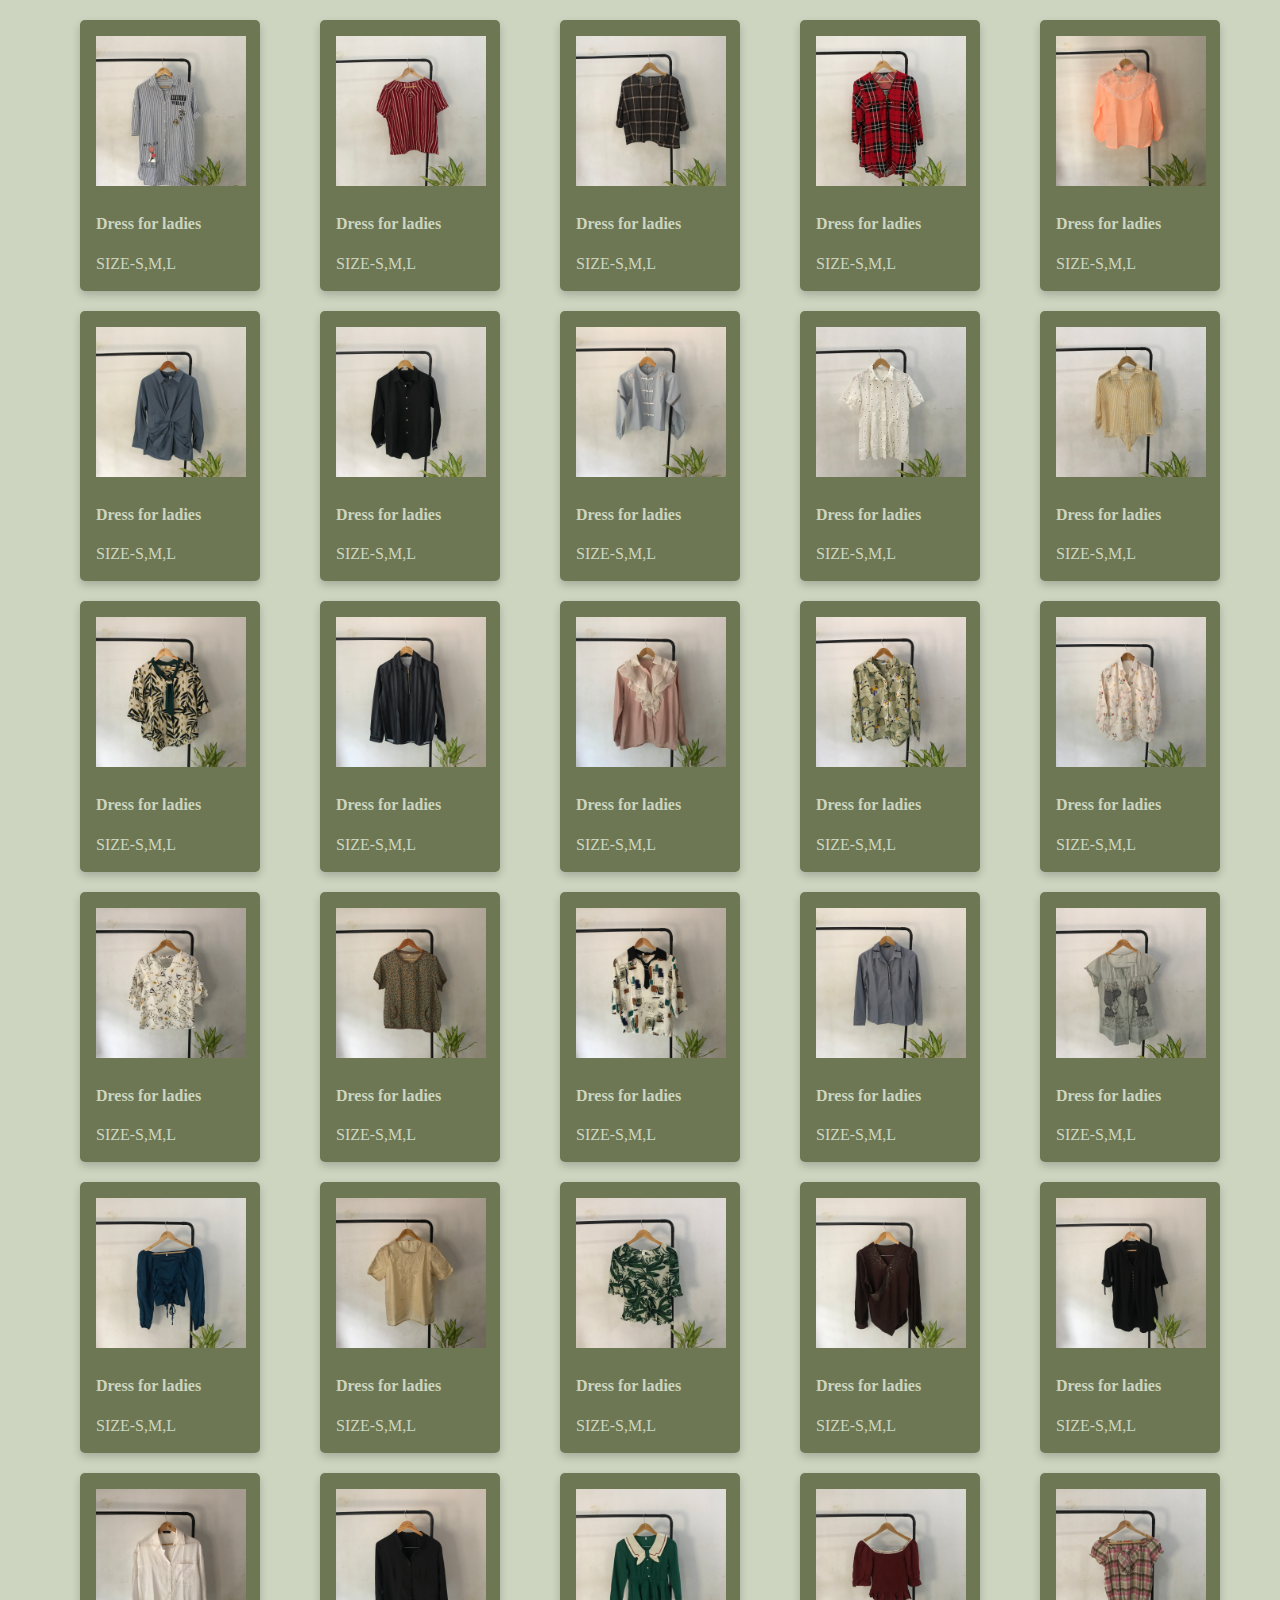
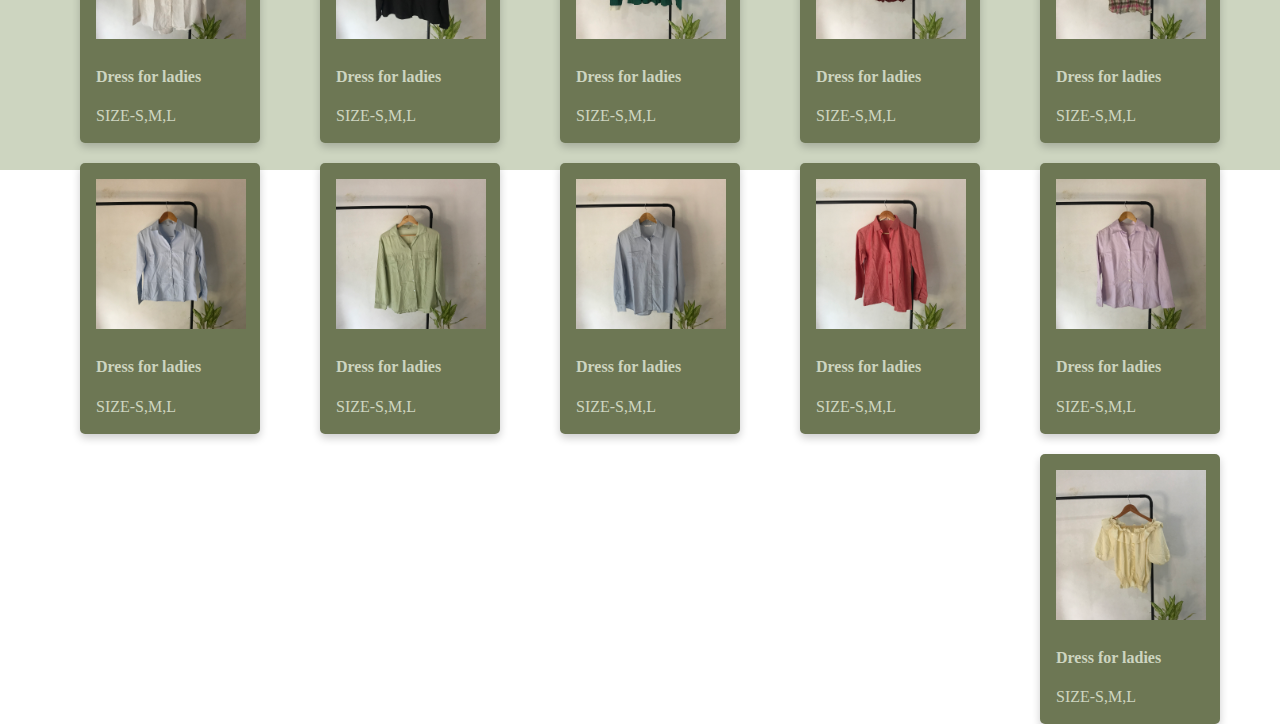
<file: full-cataloge.html>
<!DOCTYPE html>
<html lang="en">
<head>
    <meta charset="UTF-8">
    <meta Dress for ladies="viewport" content="width=device-width, initial-scale=1.0">
    <title>Full-cataloge</title>
    <link rel="stylesheet" href="full-cataloge.css">
</head>
<body>
    <div class="div">
        <div class="cataloge1">
            <div class="card1">
                 <img class="cardimg" src="IMG_7718.jpeg" alt="image" ></a>
                <div class="container">
                    <h4><b>Dress for ladies</b></h4>
                    <p>SIZE-S,M,L</p>
                </div>
            </div>
        </div>
        <div class="cataloge1">
            <div class="card1">
                   <img class="cardimg" src="IMG_7462.jpeg" alt="image" ></a>
                  <div class="container">
                       <h4><b>Dress for ladies</b></h4>
                       <p>SIZE-S,M,L</p>
                 </div>
            </div>
            </div>
        <div class="cataloge1">
                    <div class="card1">
                         <img class="cardimg" src="IMG_7698.jpeg" alt="image" ></a>
                        <div class="container">
                            <h4><b>Dress for ladies</b></h4>
                            <p>SIZE-S,M,L</p>
                        </div>
                </div>
                </div>
                <div class="cataloge1">
                        <div class="card1">
                             <img class="cardimg" src="IMG_7494.jpeg" alt="image" ></a>
                         <div class="container">
                             <h4><b>Dress for ladies</b></h4>
                             <p>SIZE-S,M,L</p>
                        </div>
                </div>
                </div>
                <div class="cataloge1">
                    <div class="card1">
                         <img class="cardimg" src="IMG_7413.jpeg" alt="image" ></a>
                        <div class="container">
                            <h4><b>Dress for ladies</b></h4>
                            <p>SIZE-S,M,L</p>
                        </div>
                </div>
                </div>
                <div class="cataloge1">
                    <div class="card1">
                         <img class="cardimg" src="IMG_7457.jpeg" alt="image" ></a>
                        <div class="container">
                            <h4><b>Dress for ladies</b></h4>
                            <p>SIZE-S,M,L</p>
                        </div>
                    </div>
                    </div>
                    <div class="cataloge1">
                        <div class="card1">
                             <img class="cardimg" src="IMG_7452.jpeg" alt="image" ></a>
                            <div class="container">
                                <h4><b>Dress for ladies</b></h4>
                                <p>SIZE-S,M,L</p>
                            </div>
                        </div>
                        </div>
                        <div class="cataloge1">
                            <div class="card1">
                                 <img class="cardimg" src="IMG_7423.jpeg" alt="image" ></a>
                                <div class="container">
                                    <h4><b>Dress for ladies</b></h4>
                                    <p>SIZE-S,M,L</p>
                                </div>
                            </div>
                            </div>
                            <div class="cataloge1">
                                <div class="card1">
                                     <img class="cardimg" src="IMG_7405.jpeg" alt="image" ></a>
                                    <div class="container">
                                        <h4><b>Dress for ladies</b></h4>
                                        <p>SIZE-S,M,L</p>
                                    </div>
                                </div>
                                </div>
                                <div class="cataloge1">
                                    <div class="card1">
                                         <img class="cardimg" src="IMG_7409.jpeg" alt="image" ></a>
                                        <div class="container">
                                            <h4><b>Dress for ladies</b></h4>
                                            <p>SIZE-S,M,L</p>
                                        </div>
                                    </div>
                                    </div>
                                    <div class="cataloge1">
                                        <div class="card1">
                                             <img class="cardimg" src="IMG_7392.jpeg" alt="image" ></a>
                                            <div class="container">
                                                <h4><b>Dress for ladies</b></h4>
                                                <p>SIZE-S,M,L</p>
                                            </div>
                                        </div>
                                        </div>
                                        <div class="cataloge1">
                                            <div class="card1">
                                                 <img class="cardimg" src="IMG_7384.jpeg" alt="image" ></a>
                                                <div class="container">
                                                    <h4><b>Dress for ladies</b></h4>
                                                    <p>SIZE-S,M,L</p>
                                                </div>
                                            </div>
                                            </div>
                                            <div class="cataloge1">
                                                <div class="card1">
                                                     <img class="cardimg" src="IMG_7246.jpeg" alt="image" ></a>
                                                    <div class="container">
                                                        <h4><b>Dress for ladies</b></h4>
                                                        <p>SIZE-S,M,L</p>
                                                    </div>
                                                </div>
                                                </div>
                                                <div class="cataloge1">
                                                    <div class="card1">
                                                         <img class="cardimg" src="IMG_7235.jpeg" alt="image" ></a>
                                                        <div class="container">
                                                            <h4><b>Dress for ladies</b></h4>
                                                            <p>SIZE-S,M,L</p>
                                                        </div>
                                                    </div>
                                                    </div>
                                                    <div class="cataloge1">
                                                        <div class="card1">
                                                             <img class="cardimg" src="IMG_7231.jpeg" alt="image" ></a>
                                                            <div class="container">
                                                                <h4><b>Dress for ladies</b></h4>
                                                                <p>SIZE-S,M,L</p>
                                                            </div>
                                                        </div>
                                                        </div>
                                                        <div class="cataloge1">
                                                            <div class="card1">
                                                                 <img class="cardimg" src="IMG_7401.jpeg" alt="image" ></a>
                                                                <div class="container">
                                                                    <h4><b>Dress for ladies</b></h4>
                                                                    <p>SIZE-S,M,L</p>
                                                                </div>
                                                            </div>
                                                            </div>
                                                            <div class="cataloge1">
                                                                <div class="card1">
                                                                     <img class="cardimg" src="IMG_7397.jpeg" alt="image" ></a>
                                                                    <div class="container">
                                                                        <h4><b>Dress for ladies</b></h4>
                                                                        <p>SIZE-S,M,L</p>
                                                                    </div>
                                                                </div>
                                                                </div>
                                                                <div class="cataloge1">
                                                                    <div class="card1">
                                                                         <img class="cardimg" src="IMG_7221.jpeg" alt="image" ></a>
                                                                        <div class="container">
                                                                            <h4><b>Dress for ladies</b></h4>
                                                                            <p>SIZE-S,M,L</p>
                                                                        </div>
                                                                    </div>
                                                                    </div>
                                                                    <div class="cataloge1">
                                                                        <div class="card1">
                                                                             <img class="cardimg" src="IMG_7216.jpeg" alt="image" ></a>
                                                                            <div class="container">
                                                                                <h4><b>Dress for ladies</b></h4>
                                                                                <p>SIZE-S,M,L</p>
                                                                            </div>
                                                                        </div>
                                                                        </div>
                                                                        <div class="cataloge1">
                                                                            <div class="card1">
                                                                                 <img class="cardimg" src="IMG_7212.jpeg" alt="image" ></a>
                                                                                <div class="container">
                                                                                    <h4><b>Dress for ladies</b></h4>
                                                                                    <p>SIZE-S,M,L</p>
                                                                                </div>
                                                                            </div>
                                                                            </div>
                                                                            <div class="cataloge1">
                                                                                <div class="card1">
                                                                                     <img class="cardimg" src="IMG_7211.jpeg" alt="image" ></a>
                                                                                    <div class="container">
                                                                                        <h4><b>Dress for ladies</b></h4>
                                                                                        <p>SIZE-S,M,L</p>
                                                                                    </div>
                                                                                </div>
                                                                                </div>
                                                                                <div class="cataloge1">
                                                                                    <div class="card1">
                                                                                         <img class="cardimg" src="IMG_7200.jpeg" alt="image" ></a>
                                                                                        <div class="container">
                                                                                            <h4><b>Dress for ladies</b></h4>
                                                                                            <p>SIZE-S,M,L</p>
                                                                                        </div>
                                                                                    </div>
                                                                                    </div>
                                                                                    <div class="cataloge1">
                                                                                        <div class="card1">
                                                                                             <img class="cardimg" src="IMG_7101.jpeg" alt="image" ></a>
                                                                                            <div class="container">
                                                                                                <h4><b>Dress for ladies</b></h4>
                                                                                                <p>SIZE-S,M,L</p>
                                                                                            </div>
                                                                                        </div>
                                                                                        </div>
                                                                                        <div class="cataloge1">
                                                                                            <div class="card1">
                                                                                                 <img class="cardimg" src="IMG_7225.jpeg" alt="image" ></a>
                                                                                                <div class="container">
                                                                                                    <h4><b>Dress for ladies</b></h4>
                                                                                                    <p>SIZE-S,M,L</p>
                                                                                                </div>
                                                                                            </div>
                                                                                            </div>
                                                                                            <div class="cataloge1">
                                                                                                <div class="card1">
                                                                                                     <img class="cardimg" src="IMG_7084.jpeg" alt="image" ></a>
                                                                                                    <div class="container">
                                                                                                        <h4><b>Dress for ladies</b></h4>
                                                                                                        <p>SIZE-S,M,L</p>
                                                                                                    </div>
                                                                                                </div>
                                                                                                </div>
                                                                                                <div class="cataloge1">
                                                                                                    <div class="card1">
                                                                                                         <img class="cardimg" src="IMG_7074.jpeg" alt="image" ></a>
                                                                                                        <div class="container">
                                                                                                            <h4><b>Dress for ladies</b></h4>
                                                                                                            <p>SIZE-S,M,L</p>
                                                                                                        </div>
                                                                                                    </div>
                                                                                                    </div>
                                                                                                    <div class="cataloge1">
                                                                                                        <div class="card1">
                                                                                                             <img class="cardimg" src="IMG_7069.jpeg" alt="image" ></a>
                                                                                                            <div class="container">
                                                                                                                <h4><b>Dress for ladies</b></h4>
                                                                                                                <p>SIZE-S,M,L</p>
                                                                                                            </div>
                                                                                                        </div>
                                                                                                        </div>
                                                                                                        <div class="cataloge1">
                                                                                                            <div class="card1">
                                                                                                                 <img class="cardimg" src="IMG_7095.jpeg" alt="image" ></a>
                                                                                                                <div class="container">
                                                                                                                    <h4><b>Dress for ladies</b></h4>
                                                                                                                    <p>SIZE-S,M,L</p>
                                                                                                                </div>
                                                                                                            </div>
                                                                                                            </div>
                                                                                                            <div class="cataloge1">
                                                                                                                <div class="card1">
                                                                                                                     <img class="cardimg" src="IMG_7018.jpeg" alt="image" ></a>
                                                                                                                    <div class="container">
                                                                                                                        <h4><b>Dress for ladies</b></h4>
                                                                                                                        <p>SIZE-S,M,L</p>
                                                                                                                    </div>
                                                                                                                </div>
                                                                                                                </div>
                                                                                                                <div class="cataloge1">
                                                                                                                    <div class="card1">
                                                                                                                         <img class="cardimg" src="IMG_7022.jpeg" alt="image" ></a>
                                                                                                                        <div class="container">
                                                                                                                            <h4><b>Dress for ladies</b></h4>
                                                                                                                            <p>SIZE-S,M,L</p>
                                                                                                                        </div>
                                                                                                                    </div>
                                                                                                                    </div>
                                                                                                                    <div class="cataloge1">
                                                                                                                        <div class="card1">
                                                                                                                             <img class="cardimg" src="IMG_7013.jpeg" alt="image" ></a>
                                                                                                                            <div class="container">
                                                                                                                                <h4><b>Dress for ladies</b></h4>
                                                                                                                                <p>SIZE-S,M,L</p>
                                                                                                                            </div>
                                                                                                                        </div>
                                                                                                                        </div>
                                                                                                                        <div class="cataloge1">
                                                                                                                            <div class="card1">
                                                                                                                                 <img class="cardimg" src="IMG_7009.jpeg" alt="image" ></a>
                                                                                                                                <div class="container">
                                                                                                                                    <h4><b>Dress for ladies</b></h4>
                                                                                                                                    <p>SIZE-S,M,L</p>
                                                                                                                                </div>
                                                                                                                            </div>
                                                                                                                            </div>
                                                                                                                            <div class="cataloge1">
                                                                                                                                <div class="card1">
                                                                                                                                     <img class="cardimg" src="IMG_7004.jpeg" alt="image" ></a>
                                                                                                                                    <div class="container">
                                                                                                                                        <h4><b>Dress for ladies</b></h4>
                                                                                                                                        <p>SIZE-S,M,L</p>
                                                                                                                                    </div>
                                                                                                                                </div>
                                                                                                                                </div>
                                                                                                                                <div class="cataloge1">
                                                                                                                                    <div class="card1">
                                                                                                                                         <img class="cardimg" src="IMG_6998.jpeg" alt="image" ></a>
                                                                                                                                        <div class="container">
                                                                                                                                            <h4><b>Dress for ladies</b></h4>
                                                                                                                                            <p>SIZE-S,M,L</p>
                                                                                                                                        </div>
                                                                                                                                    </div>
                                                                                                                                    </div>
                                                                                                                                    <div class="cataloge1">
                                                                                                                                        <div class="card1">
                                                                                                                                             <img class="cardimg" src="IMG_6993.jpeg" alt="image" ></a>
                                                                                                                                            <div class="container">
                                                                                                                                                <h4><b>Dress for ladies</b></h4>
                                                                                                                                                <p>SIZE-S,M,L</p>
                                                                                                                                            </div>
                                                                                                                                        </div>
                                                                                                                                        </div>
                                                                                                                                        <div class="cataloge1">
                                                                                                                                            <div class="card1">
                                                                                                                                                 <img class="cardimg" src="IMG_7067.jpeg" alt="image" ></a>
                                                                                                                                                <div class="container">
                                                                                                                                                    <h4><b>Dress for ladies</b></h4>
                                                                                                                                                    <p>SIZE-S,M,L</p>
                                                                                                                                                </div>
                                                                                                                                            </div>
                                                                                                                                            </div>
    </div>
</body>
</html>
</file>
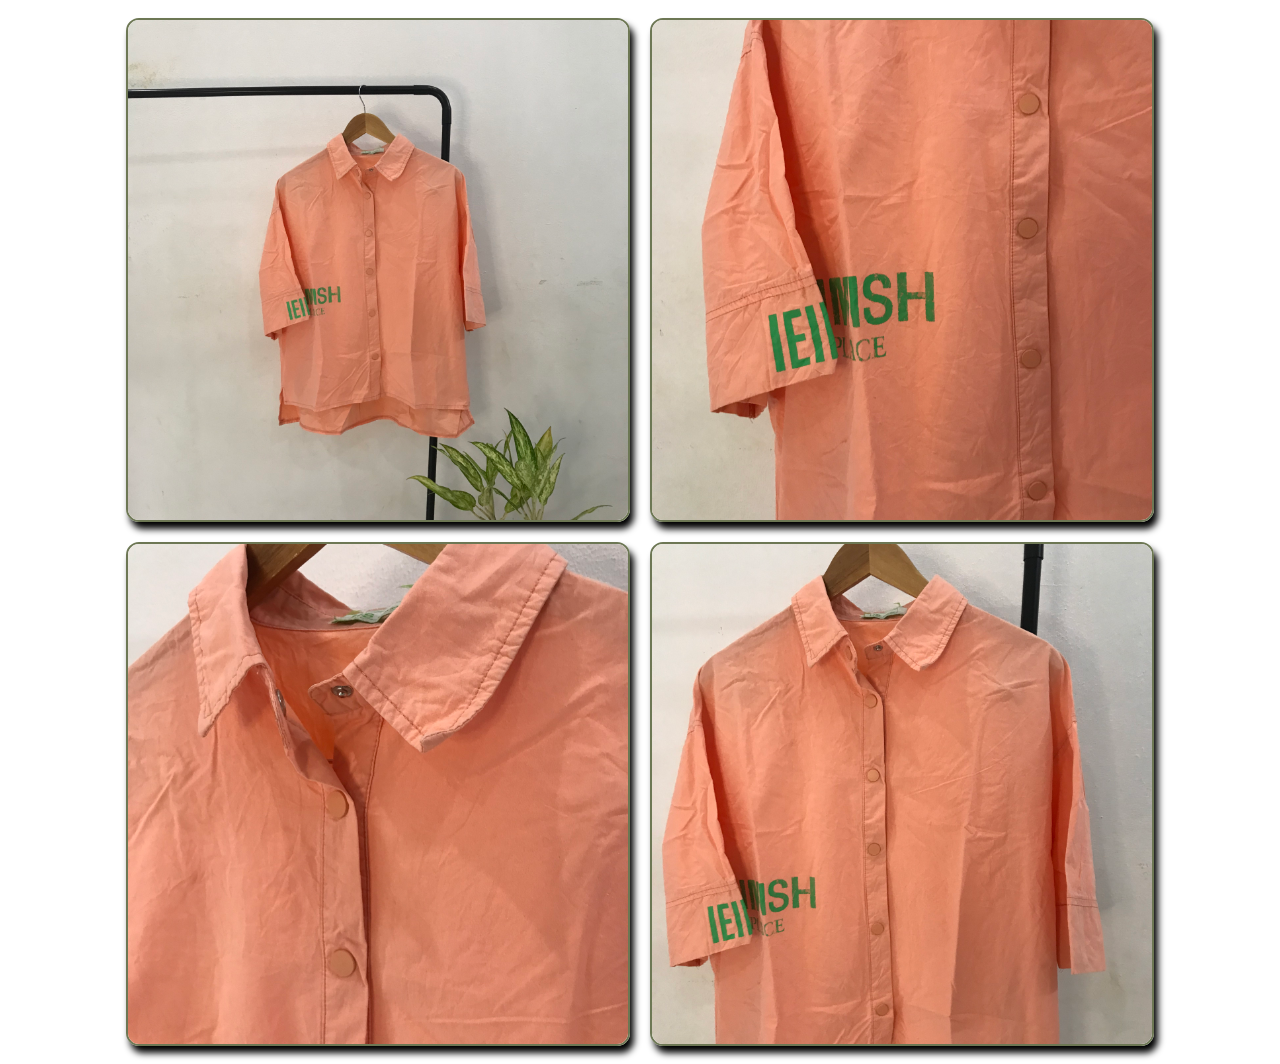
<file: cataloge11/cataloge11.html>
<!DOCTYPE html>
<html lang="en">
<head>
    <meta charset="UTF-8">
    <meta Dress for ladies="viewport" content="width=<device-width>, initial-scale=1.0">
    <title>Catalogue-11</title>
    <link rel="stylesheet" href="cataloge11.css">
</head>
<body>
    <div class="div">
        <img class="img" src="card11(1).jpeg" alt="">
        <img class="img" src="card11(3).jpeg" alt="">
        <img class="img" src="card11(4).jpeg" alt="">
        <img class="img" src="card11(2).jpeg" alt="">
    </div>
</body>
</html>
</file>
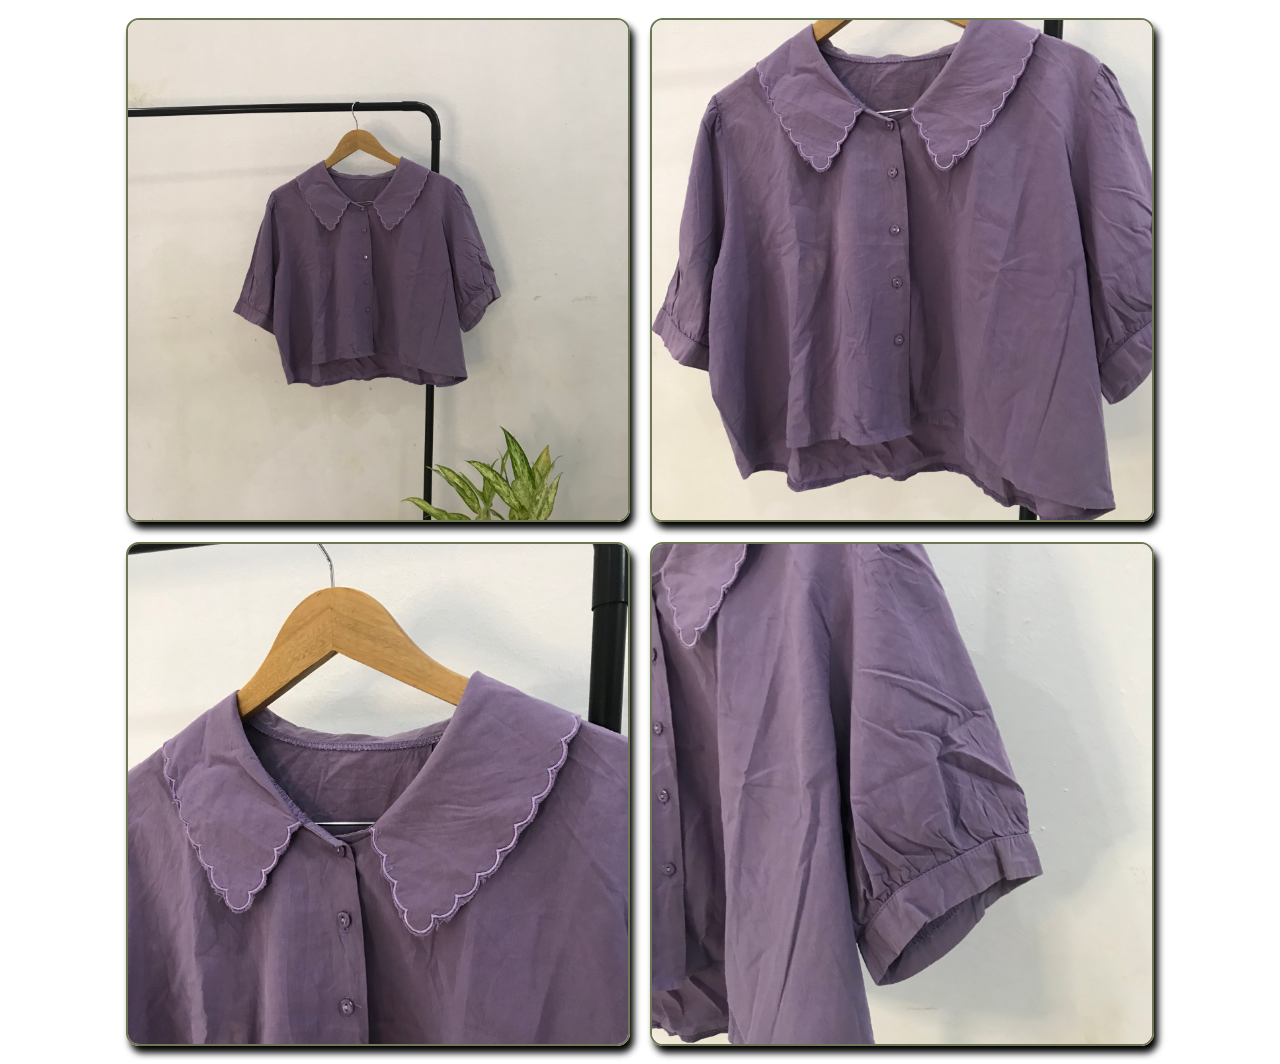
<file: cataloge12/cataloge12.html>
<!DOCTYPE html>
<html lang="en">
<head>
    <meta charset="UTF-8">
    <meta Dress for ladies="viewport" content="width=<device-width>, initial-scale=1.0">
    <title>Catalogue-12</title>
    <link rel="stylesheet" href="cataloge12.css">
</head>
<body>
    <div class="div">
        <img class="img" src="card12(1).jpeg" alt="">
        <img class="img" src="card12(2).jpeg" alt="">
        <img class="img" src="card12(3).jpeg" alt="">
        <img class="img" src="card12(4).jpeg" alt="">
    </div>
</body>
</html>
</file>
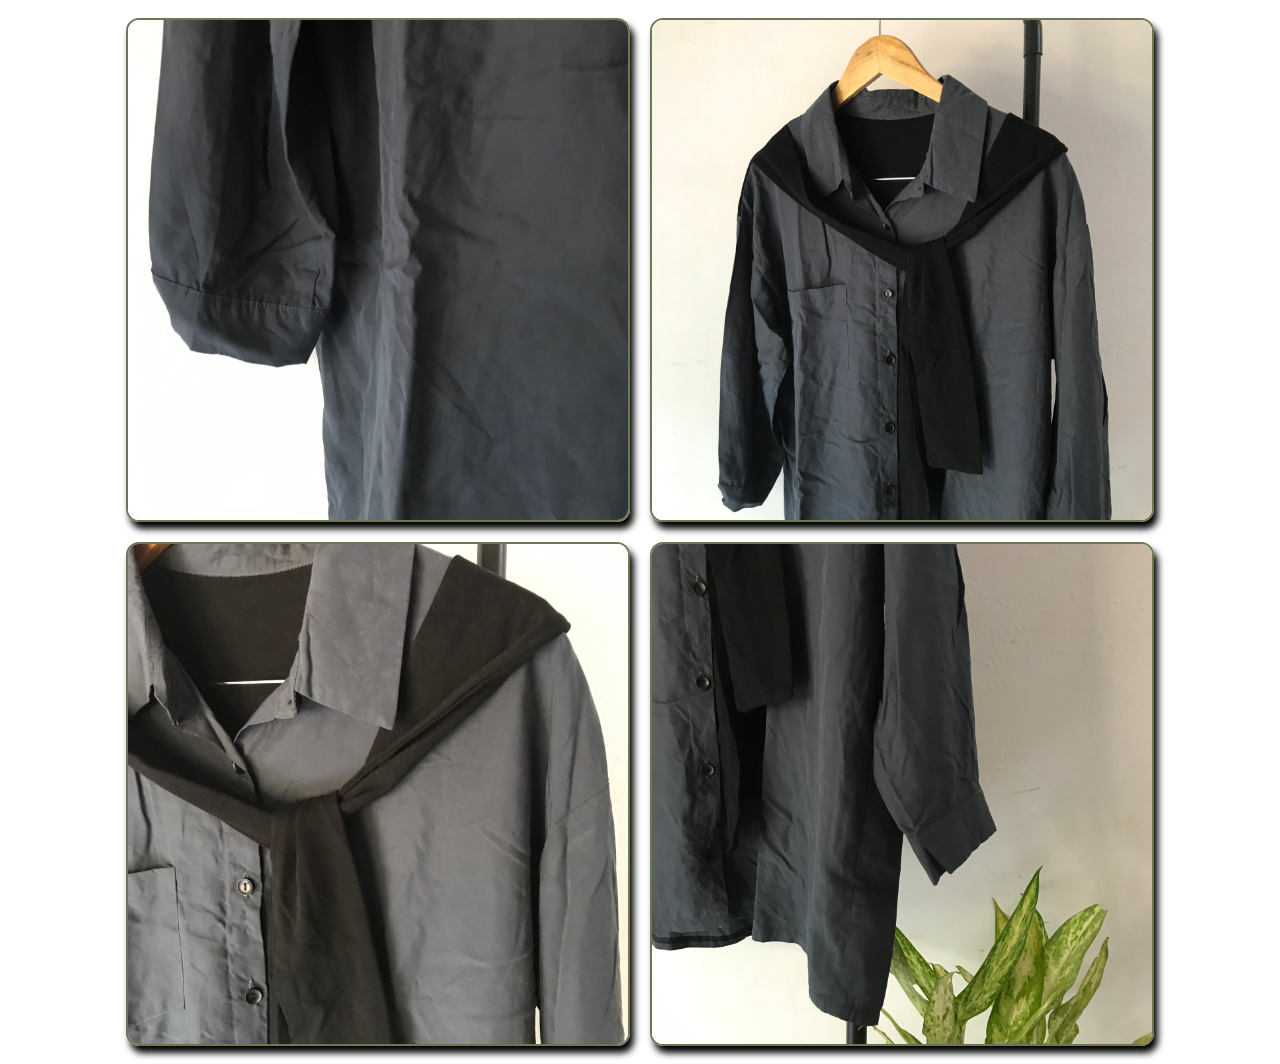
<file: cataloge7/cataloge7.html>
<!DOCTYPE html>
<html lang="en">
<head>
    <meta charset="UTF-8">
    <meta Dress for ladies="viewport" content="width=<device-width>, initial-scale=1.0">
    <title>Catalogue-7</title>
    <link rel="stylesheet" href="cataloge7.css">
</head>
<body>
    <div class="div">
        <img class="img" src="card7(2).jpeg" alt="">
        <img class="img" src="card7(3).jpeg" alt="">
        <img class="img" src="card7(4).jpeg" alt="">
        <img class="img" src="card7(5).jpeg" alt="">
    </div>
</body>
</html>
</file>
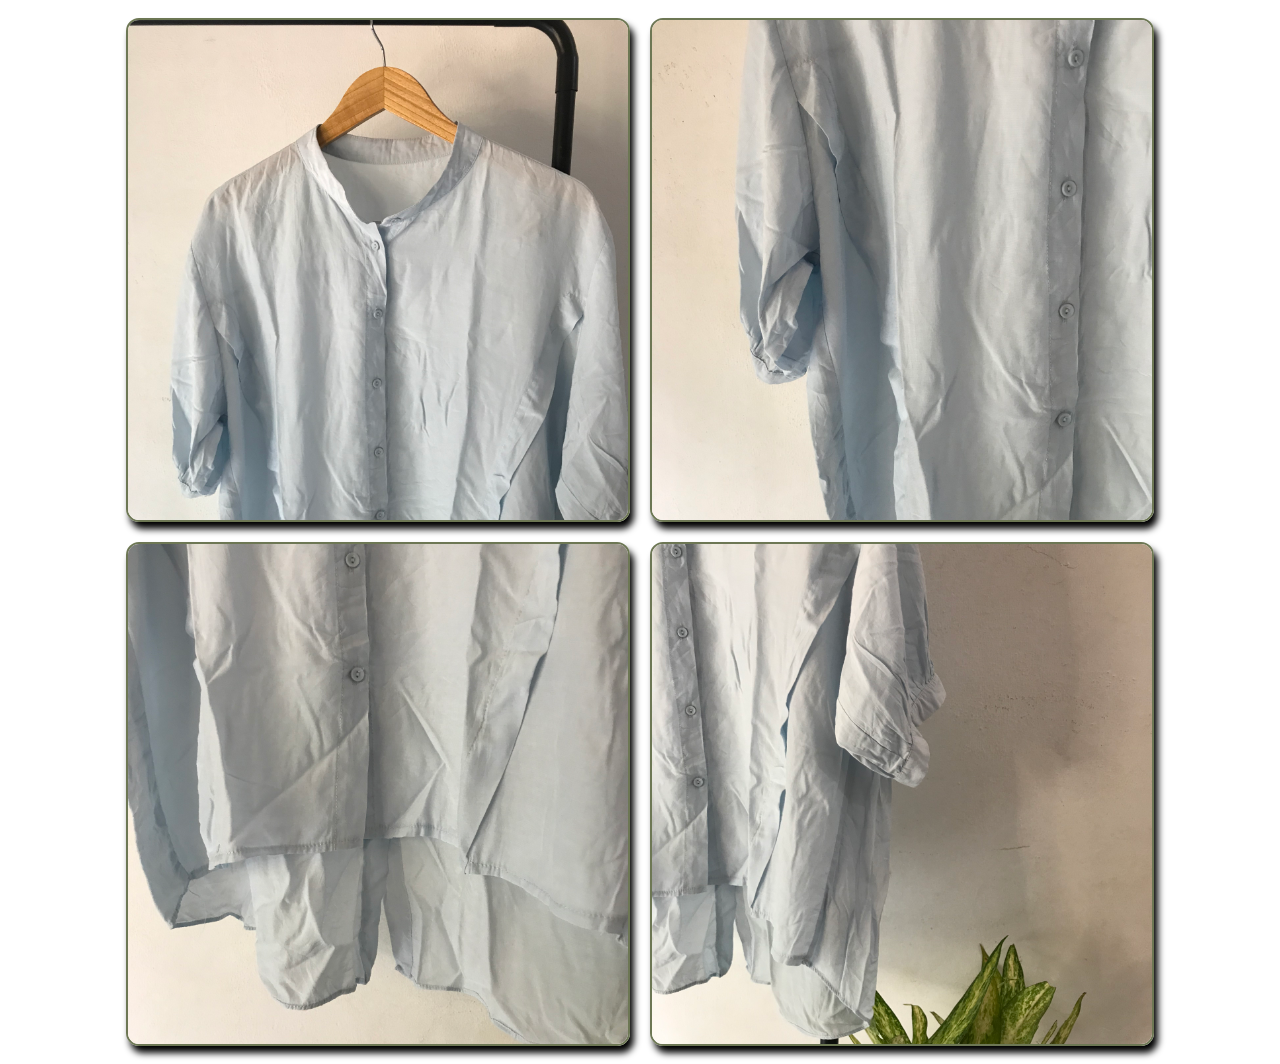
<file: cataloge8/cataloge8.html>
<!DOCTYPE html>
<html lang="en">
<head>
    <meta charset="UTF-8">
    <meta Dress for ladies="viewport" content="width=<device-width>, initial-scale=1.0">
    <title>Catalogue-8</title>
    <link rel="stylesheet" href="cataloge8.css">
</head>
<body>
    <div class="div">
        <img class="img" src="card8(2).jpeg" alt="">
        <img class="img" src="card8(3).jpeg" alt="">
        <img class="img" src="card8(4).jpeg" alt="">
        <img class="img" src="card8(5).jpeg" alt="">
    </div>
</body>
</html>
</file>
<file: full-cataloge.css>
body{
    margin: 0;
    cursor: pointer;
}
.div{
    width: 100%;
    height: 1770px;
    background:#cdd5c0;
}
.cataloge1{
    padding-top: 20px;
    padding-right: 60px;

    width: 180px;
    float: right;
    color: #cdd5c0;
}
.card1{
    box-shadow: 0 4px 8px rgba(0, 0, 0, 0.2);
    transition: 0.3s;
    border-radius: 5px;
    background: #6d7754;
}
.cardimg{
    border-radius: 5px 5px 0px 0px;
    height: 150px;
    width: 150px;
    padding: 2px 16px;
    padding-top: 16px;
}
.container{
    padding: 2px 16px;
}
</file>
<file: cataloge11/cataloge11.css>
.div{
    display: flex;
    justify-content: center;
    align-items: center;
    flex-wrap: wrap;
}
.img{
    width: 500px;
    height: 500px;
    border: 2px solid #6d7754;
    border-radius: 13px;
    box-shadow: 4px 7px 7px 0px black;
    cursor: pointer;
    margin: 10px;
    transition: 2ms;
}
.img:hover{
    filter: (1);
    transform: scale(1.03);
}
</file>
<file: cataloge12/cataloge12.css>
.div{
    display: flex;
    justify-content: center;
    align-items: center;
    flex-wrap: wrap;
}
.img{
    width: 500px;
    height: 500px;
    border: 2px solid #6d7754;
    border-radius: 13px;
    box-shadow: 4px 7px 7px 0px black;
    cursor: pointer;
    margin: 10px;
    transition: 2ms;
}
.img:hover{
    transform: scale(1.03);
}
</file>
<file: cataloge7/cataloge7.css>
.div{
    display: flex;
    justify-content: center;
    align-items: center;
    flex-wrap: wrap;
}
.img{
    width: 500px;
    height: 500px;
    border: 2px solid #6d7754;
    border-radius: 13px;
    box-shadow: 4px 7px 7px 0px black;
    cursor: pointer;
    margin: 10px;
    transition: 2ms;
}
.img:hover{
    filter: (1);
    transform: scale(1.03);
}
</file>
<file: cataloge8/cataloge8.css>
.div{
    display: flex;
    justify-content: center;
    align-items: center;
    flex-wrap: wrap;
}
.img{
    width: 500px;
    height: 500px;
    border: 2px solid #6d7754;
    border-radius: 13px;
    box-shadow: 4px 7px 7px 0px black;
    cursor: pointer;
    margin: 10px;
    transition: 2ms;
}
.img:hover{
    filter: (1);
    transform: scale(1.03);
}
</file>
